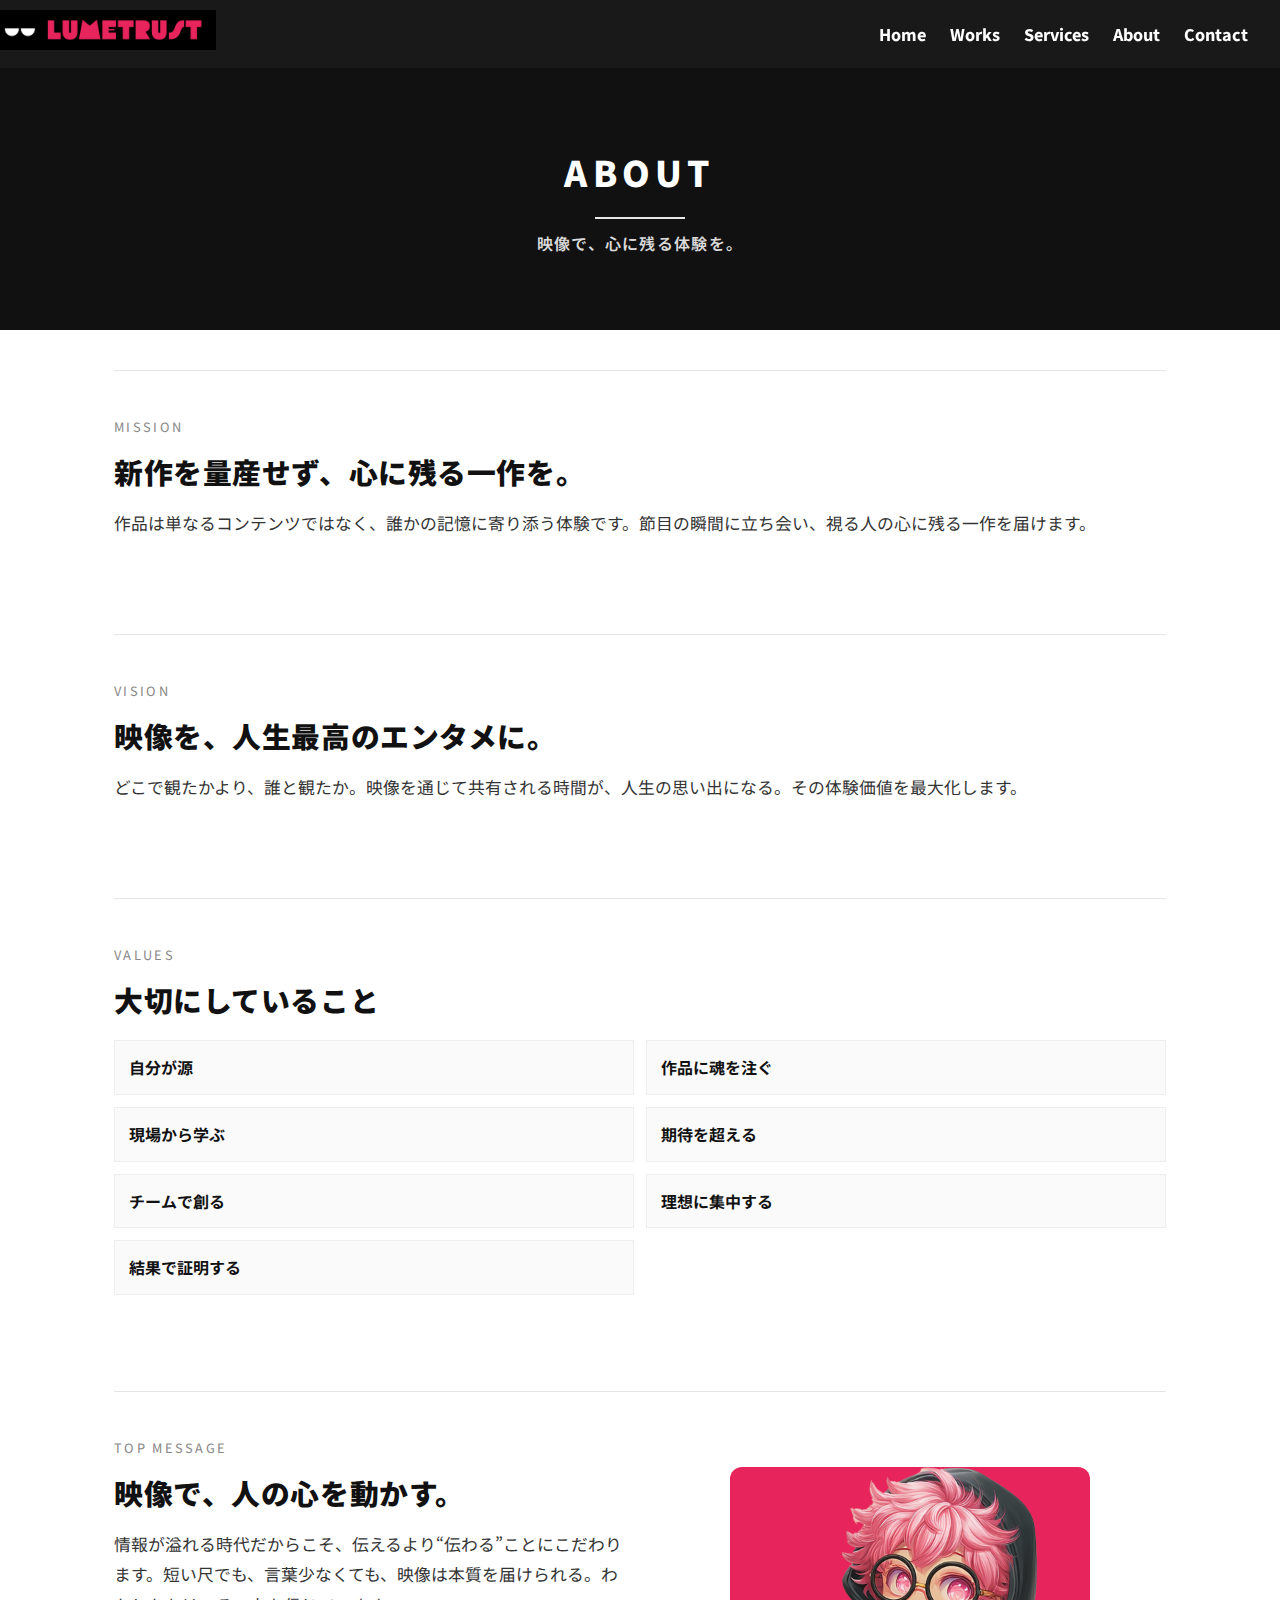
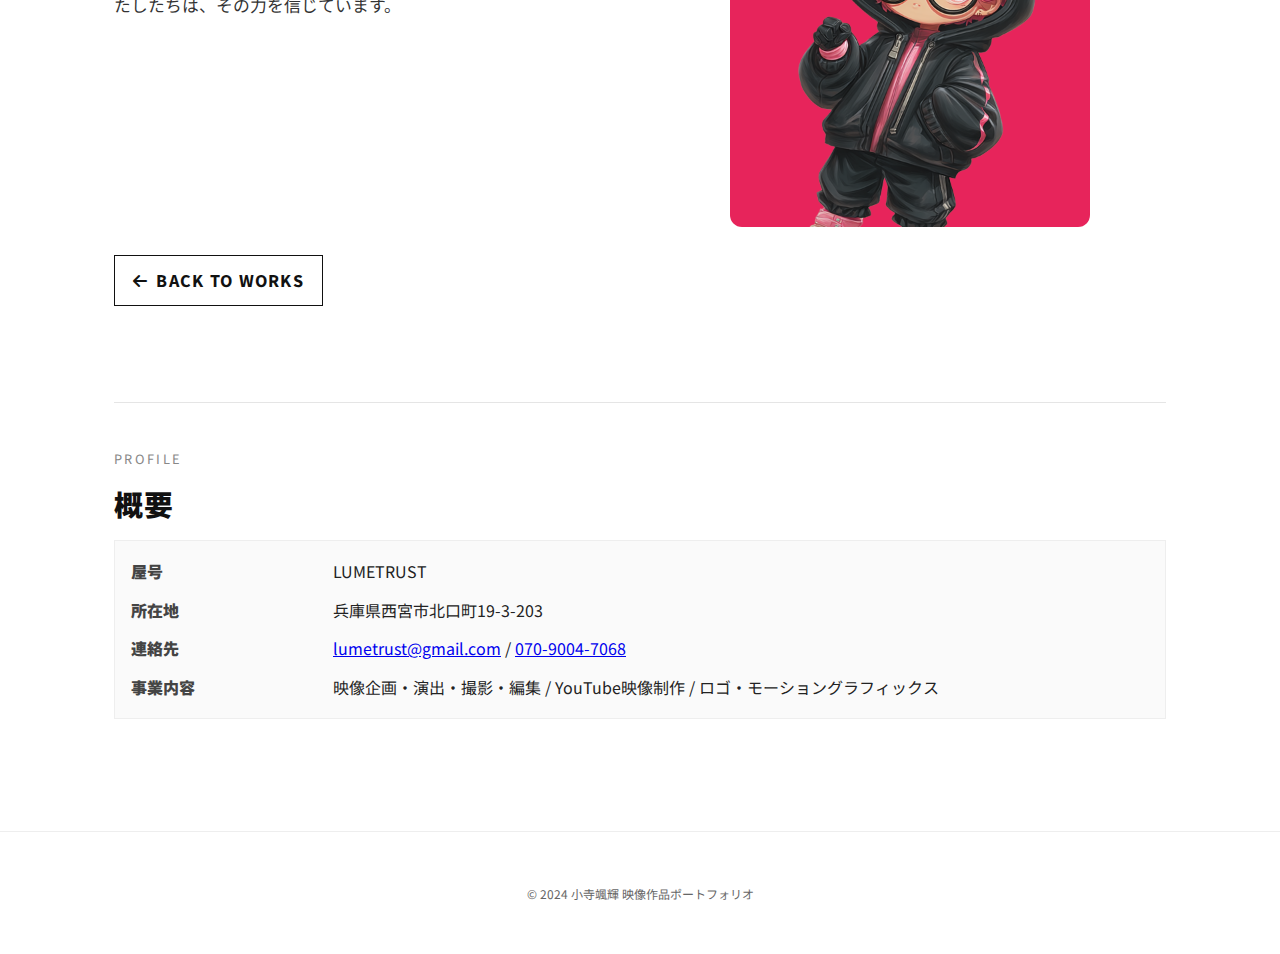
<file: about.html>
<!DOCTYPE html>
<html lang="ja">
<head>
    <meta charset="UTF-8">
    <meta name="viewport" content="width=device-width, initial-scale=1.0">
    <title>ABOUT - LUMETRUST | ルメトラスト</title>
    <link rel="icon" type="image/png" href="assets/favicon.png">
    <link rel="apple-touch-icon" href="assets/favicon.png">
    <link href="https://fonts.googleapis.com/css2?family=Noto+Sans+JP:wght@300;400;500;700;800;900&display=swap" rel="stylesheet">
    <link rel="stylesheet" href="https://cdnjs.cloudflare.com/ajax/libs/font-awesome/6.0.0/css/all.min.css">
    <style>
        * { box-sizing: border-box; margin: 0; padding: 0; }
        body { font-family: 'Noto Sans JP', system-ui, -apple-system, Segoe UI, Roboto, 'Helvetica Neue', Arial, sans-serif; color: #111; background: #fff; line-height: 1.8; }

        /* Header */
        .header { position: sticky; top: 0; z-index: 100; background: rgba(0,0,0,.9); backdrop-filter: blur(10px); }
        .nav { display: flex; align-items: center; width: 100%; padding: 10px 32px 10px 0; }
        .nav-brand { display: flex; align-items: center; }
        .nav-logo { height: 40px; width: auto; object-fit: contain; }
        .nav-menu { margin-left: auto; display: flex; gap: 24px; list-style: none; }
        .nav-link { color: #fff; text-decoration: none; font-weight: 800; }
        .nav-link:hover { color: #e91e63; }

        /* Page Title */
        .hero { background: #111; color: #fff; padding: 72px 0; text-align: center; }
        .page-title { font-size: 2.2rem; font-weight: 900; letter-spacing: .15em; text-transform: uppercase; }
        .page-title::after { content: ''; display: block; width: 90px; height: 2px; margin: 14px auto 0; background: #fff; opacity: .9; }

        .container { max-width: 1100px; margin: 0 auto; padding: 0 24px; }
        .section { padding: 56px 0; }
        .sec-title { text-align: left; font-size: 1.4rem; font-weight: 900; letter-spacing: .12em; text-transform: uppercase; margin-bottom: 18px; }
        .lead { font-size: 1.05rem; color: #333; }

        /* Blocks styled similar to the reference layout https://www.buddica.jp/company/ */
        .block { border-top: 1px solid #e5e5e5; padding-top: 40px; margin-top: 40px; }
        .kicker { display: inline-block; font-size: .8rem; letter-spacing: .18em; color: #888; text-transform: uppercase; margin-bottom: 8px; }
        .h2 { font-size: 1.8rem; font-weight: 900; letter-spacing: .02em; margin-bottom: 10px; }

        /* スマホ用h2タイトル調整 */
        @media (max-width: 768px) {
            .h2 {
                font-size: 1.2rem;
                line-height: 1.3;
                white-space: nowrap;
                overflow: hidden;
                text-overflow: ellipsis;
            }
        }
        .grid { display: grid; grid-template-columns: 1fr 1fr; gap: 28px; align-items: start; }
        @media (max-width: 900px) { .grid { grid-template-columns: 1fr; } }

        .values-list { display: grid; grid-template-columns: repeat(2, minmax(0,1fr)); gap: 12px; margin-top: 14px; }
        @media (max-width: 700px) { .values-list { grid-template-columns: 1fr; } }
        .value { padding: 12px 14px; background: #fafafa; border: 1px solid #eee; font-weight: 700; }

        .profile { background: #fafafa; border: 1px solid #eee; padding: 16px; }
        .profile dl { display: grid; grid-template-columns: 180px 1fr; gap: 10px 22px; }
        .profile dt { font-weight: 900; color: #444; }
        .profile dd { color: #222; }
        @media (max-width: 700px) { .profile dl { grid-template-columns: 1fr; } }

        .footer { text-align: center; padding: 48px 0; color: #666; font-size: .9rem; border-top: 1px solid #eee; margin-top: 56px; }

        /* ハンバーガーメニュー */
        .hamburger {
            display: none;
            flex-direction: column;
            cursor: pointer;
            padding: 8px;
            z-index: 1001;
            margin-left: auto;
        }

        .hamburger span {
            width: 25px;
            height: 3px;
            background: #fff;
            margin: 3px 0;
            transition: 0.3s;
            border-radius: 2px;
        }

        .hamburger.active span:nth-child(1) {
            transform: rotate(-45deg) translate(-5px, 6px);
        }

        .hamburger.active span:nth-child(2) {
            opacity: 0;
        }

        .hamburger.active span:nth-child(3) {
            transform: rotate(45deg) translate(-5px, -6px);
        }

        /* レスポンシブ */
        @media (max-width: 768px) {
            body {
                overflow-x: hidden;
                width: 100%;
            }

            .nav-menu {
                position: fixed;
                top: 0;
                right: -100%;
                width: 100%;
                height: 100vh;
                background: rgba(0, 0, 0, 0.95);
                backdrop-filter: blur(10px);
                flex-direction: column;
                justify-content: center;
                align-items: center;
                transition: right 0.3s ease;
                z-index: 1000;
            }

            .nav-menu.active {
                right: 0;
            }

            .nav-menu li {
                margin: 20px 0;
            }

            .nav-link {
                padding: 15px 30px;
                font-size: 1.2rem;
                display: block;
                text-align: center;
            }

            .hamburger {
                display: flex;
            }
        }
        .btn-back { display: inline-flex; align-items:center; gap:8px; margin-top: 28px; padding: 10px 18px; border:1px solid #111; color:#111; text-decoration:none; font-weight:800; letter-spacing:.08em; text-transform:uppercase; }
        .btn-back:hover { background:#111; color:#fff; }
    </style>
</head>
<body>
    <header class="header">
        <nav class="nav">
            <div class="nav-brand">
                <a href="index.html"><img src="assets/logo.png" alt="LUMETRUST" class="nav-logo"></a>
            </div>
            <div class="hamburger" onclick="toggleMenu()">
                <span></span>
                <span></span>
                <span></span>
            </div>
            <ul class="nav-menu" id="navMenu">
                <li><a href="index.html#home" class="nav-link" onclick="closeMenu()">Home</a></li>
                <li><a href="works.html" class="nav-link" onclick="closeMenu()">Works</a></li>
                <li><a href="services.html" class="nav-link" onclick="closeMenu()">Services</a></li>
                <li><a href="about.html" class="nav-link" aria-current="page" onclick="closeMenu()">About</a></li>
                <li><a href="index.html#contact" class="nav-link" onclick="closeMenu()">Contact</a></li>
            </ul>
        </nav>
    </header>

    <section class="hero" aria-label="About">
        <h1 class="page-title">About</h1>
        <p style="opacity:.85; margin-top:10px; font-weight:600; letter-spacing:.08em;">映像で、心に残る体験を。</p>
    </section>

    <main class="container">
        <!-- Mission -->
        <section class="section block" id="mission">
            <span class="kicker">Mission</span>
            <h2 class="h2">新作を量産せず、心に残る一作を。</h2>
            <p class="lead">作品は単なるコンテンツではなく、誰かの記憶に寄り添う体験です。節目の瞬間に立ち会い、視る人の心に残る一作を届けます。</p>
        </section>

        <!-- Vision -->
        <section class="section block" id="vision">
            <span class="kicker">Vision</span>
            <h2 class="h2">映像を、人生最高のエンタメに。</h2>
            <p class="lead">どこで観たかより、誰と観たか。映像を通じて共有される時間が、人生の思い出になる。その体験価値を最大化します。</p>
        </section>

        <!-- Values -->
        <section class="section block" id="values">
            <span class="kicker">Values</span>
            <h2 class="h2">大切にしていること</h2>
            <div class="values-list">
                <div class="value">自分が源</div>
                <div class="value">作品に魂を注ぐ</div>
                <div class="value">現場から学ぶ</div>
                <div class="value">期待を超える</div>
                <div class="value">チームで創る</div>
                <div class="value">理想に集中する</div>
                <div class="value">結果で証明する</div>
            </div>
        </section>

        <!-- Top Message -->
        <section class="section block" id="message">
            <span class="kicker">Top Message</span>
            <div class="grid">
                <div>
                    <h2 class="h2">映像で、人の心を動かす。</h2>
                    <p class="lead">情報が溢れる時代だからこそ、伝えるより“伝わる”ことにこだわります。短い尺でも、言葉少なくても、映像は本質を届けられる。わたしたちは、その力を信じています。</p>
                </div>
                <div>
                    <img src="assets/profile.png" alt="Profile" style="width:100%;max-width:360px;display:block;margin:0 auto;border-radius:12px;">
                </div>
            </div>
            <a class="btn-back" href="index.html#works"><i class="fa-solid fa-arrow-left"></i> Back to Works</a>
        </section>

        <!-- Company Profile -->
        <section class="section block" id="company">
            <span class="kicker">Profile</span>
            <h2 class="h2">概要</h2>
            <div class="profile" role="table">
                <dl>
                    <dt>屋号</dt><dd>LUMETRUST</dd>
                    <dt>所在地</dt><dd>兵庫県西宮市北口町19-3-203</dd>
                    <dt>連絡先</dt><dd><a href="mailto:lumetrust@gmail.com">lumetrust@gmail.com</a> / <a href="tel:07090047068">070-9004-7068</a></dd>
                    <dt>事業内容</dt><dd>映像企画・演出・撮影・編集 / YouTube映像制作 / ロゴ・モーショングラフィックス</dd>
                </dl>
            </div>
        </section>
    </main>

    <footer class="footer">
        <small>&copy; 2024 小寺颯輝 映像作品ポートフォリオ</small>
    </footer>

    <script>
        // ハンバーガーメニューの制御
        function toggleMenu() {
            const navMenu = document.getElementById('navMenu');
            const hamburger = document.querySelector('.hamburger');
            navMenu.classList.toggle('active');
            hamburger.classList.toggle('active');
        }

        function closeMenu() {
            const navMenu = document.getElementById('navMenu');
            const hamburger = document.querySelector('.hamburger');
            navMenu.classList.remove('active');
            hamburger.classList.remove('active');
        }
    </script>
</body>
</html>
</file>
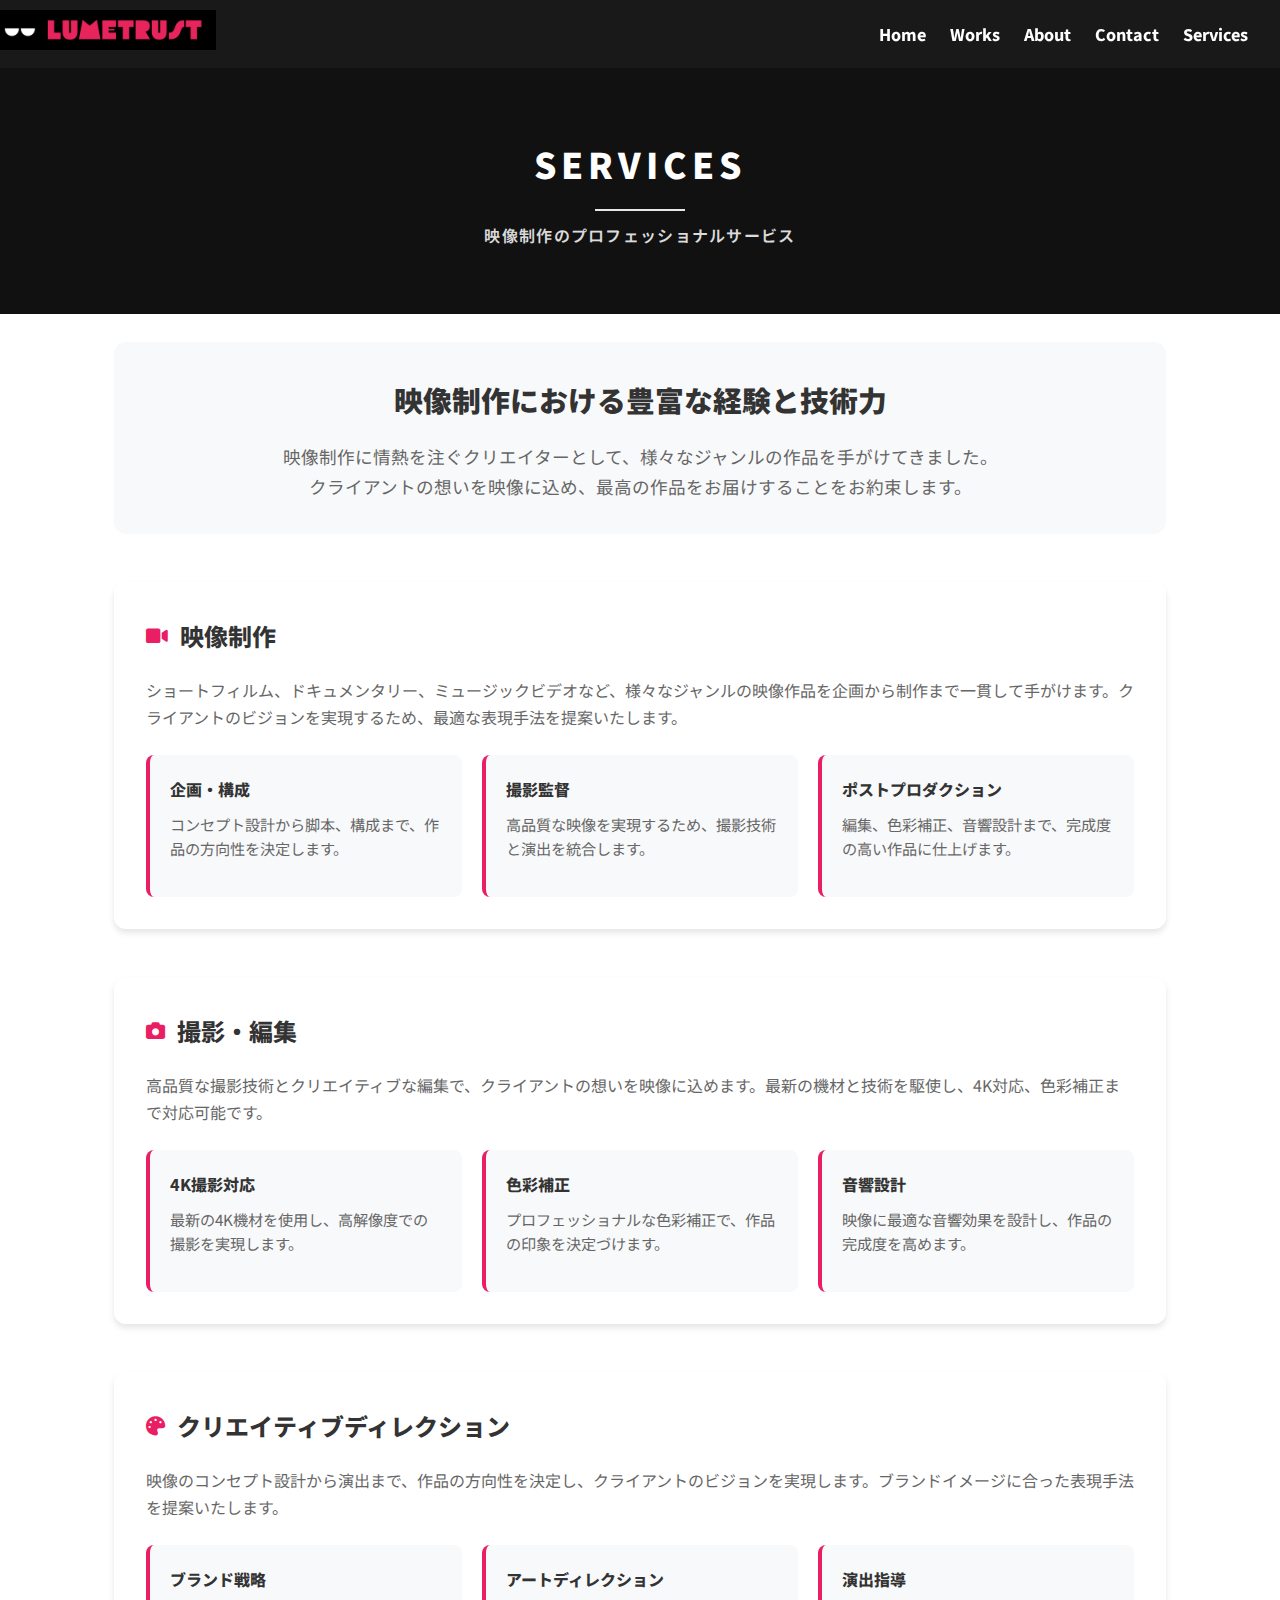
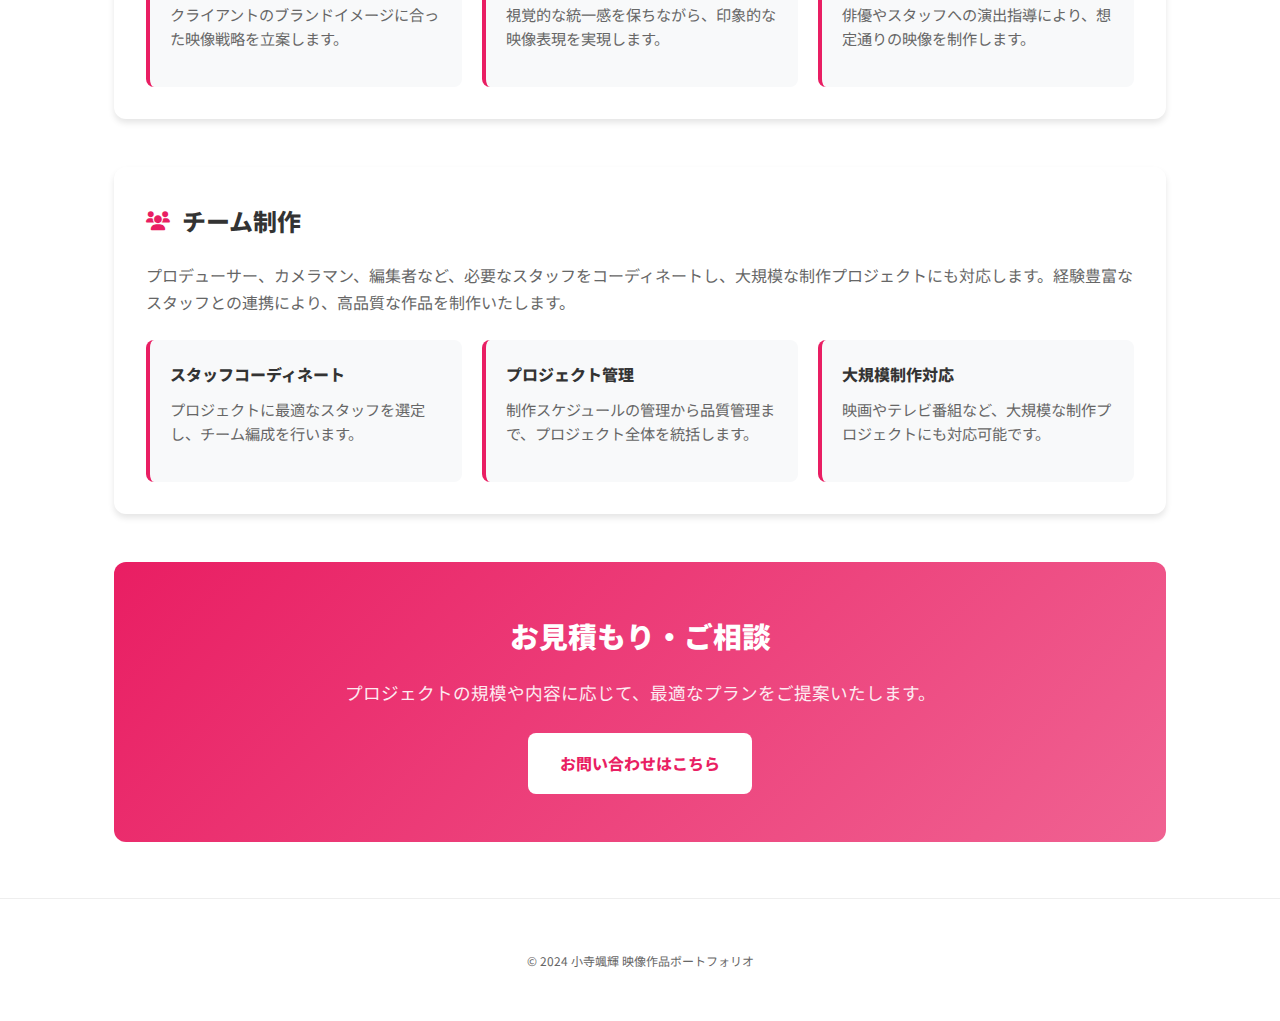
<file: services.html>
<!DOCTYPE html>
<html lang="ja">
<head>
    <meta charset="UTF-8">
    <meta name="viewport" content="width=device-width, initial-scale=1.0">
    <title>SERVICES - LUMETRUST | ルメトラスト</title>
    <link rel="icon" type="image/png" href="assets/favicon.png">
    <link rel="apple-touch-icon" href="assets/favicon.png">
    <link href="https://fonts.googleapis.com/css2?family=Noto+Sans+JP:wght@300;400;500;700;800;900&display=swap" rel="stylesheet">
    <link rel="stylesheet" href="https://cdnjs.cloudflare.com/ajax/libs/font-awesome/6.0.0/css/all.min.css">
    <style>
        *{box-sizing:border-box;margin:0;padding:0}
        body{font-family:'Noto Sans JP',system-ui,-apple-system,Segoe UI,Roboto,'Helvetica Neue',Arial,sans-serif;color:#111;background:#fff;line-height:1.8}
        .header{position:sticky;top:0;z-index:100;background:rgba(0,0,0,.9);backdrop-filter:blur(10px)}
        .nav{display:flex;align-items:center;width:100%;padding:10px 32px 10px 0}
        .nav-brand{display:flex;align-items:center}
        .nav-logo{height:40px;width:auto}
        .nav-menu{margin-left:auto;display:flex;gap:24px;list-style:none}
        .nav-link{color:#fff;text-decoration:none;font-weight:800}
        .nav-link:hover{color:#e91e63}

        .hero{background:#111;color:#fff;padding:64px 0;text-align:center}
        .page-title{font-size:2.2rem;font-weight:900;letter-spacing:.15em;text-transform:uppercase}
        .page-title::after{content:'';display:block;width:90px;height:2px;margin:14px auto 0;background:#fff;opacity:.9}
        .container{max-width:1100px;margin:0 auto;padding:0 24px}

        /* サービス詳細 */
        .services-detail{margin-top:28px}
        .service-intro{text-align:center;margin-bottom:48px;padding:32px;background:#f8f9fa;border-radius:12px}
        .service-intro h2{font-size:1.8rem;font-weight:900;color:#333;margin-bottom:16px}
        .service-intro p{font-size:1.1rem;color:#666;line-height:1.7;max-width:800px;margin:0 auto}

        .service-section{margin:48px 0;padding:32px;background:#fff;border-radius:12px;box-shadow:0 4px 6px rgba(0,0,0,0.1)}
        .service-section h3{font-size:1.5rem;font-weight:800;color:#333;margin-bottom:20px;display:flex;align-items:center;gap:12px}
        .service-section h3 i{color:#e91e63;font-size:1.2rem}
        .service-section p{color:#666;line-height:1.7;margin-bottom:16px}
        .service-features{display:grid;grid-template-columns:repeat(auto-fit,minmax(250px,1fr));gap:20px;margin-top:24px}
        .feature-item{padding:20px;background:#f8f9fa;border-radius:8px;border-left:4px solid #e91e63}
        .feature-item h4{font-weight:800;color:#333;margin-bottom:8px}
        .feature-item p{color:#666;font-size:0.95rem;line-height:1.6}

        .pricing-section{background:linear-gradient(135deg,#e91e63,#f06292);color:#fff;padding:48px;border-radius:12px;text-align:center;margin:48px 0}
        .pricing-section h3{font-size:1.8rem;font-weight:900;margin-bottom:16px}
        .pricing-section p{font-size:1.1rem;opacity:0.9;margin-bottom:24px}
        .contact-cta{display:inline-block;background:#fff;color:#e91e63;padding:16px 32px;border-radius:8px;text-decoration:none;font-weight:800;transition:transform 0.3s ease}
        .contact-cta:hover{transform:translateY(-2px)}

        .footer{text-align:center;padding:48px 0;color:#666;font-size:.9rem;border-top:1px solid #eee;margin-top:56px}
    </style>
</head>
<body>
    <header class="header">
        <nav class="nav">
            <div class="nav-brand">
                <a href="index.html"><img src="assets/logo.png" alt="LUMETRUST" class="nav-logo"></a>
            </div>
            <ul class="nav-menu">
                <li><a href="index.html#home" class="nav-link">Home</a></li>
                <li><a href="works.html" class="nav-link">Works</a></li>
                <li><a href="about.html" class="nav-link">About</a></li>
                <li><a href="index.html#contact" class="nav-link">Contact</a></li>
                <li><a href="services.html" class="nav-link" aria-current="page">Services</a></li>
            </ul>
        </nav>
    </header>

    <section class="hero" aria-label="Services">
        <h1 class="page-title">Services</h1>
        <p style="opacity:.85; margin-top:10px; font-weight:600; letter-spacing:.08em;">映像制作のプロフェッショナルサービス</p>
    </section>

    <main class="container">
        <div class="services-detail">
            <div class="service-intro">
                <h2>映像制作における豊富な経験と技術力</h2>
                <p>映像制作に情熱を注ぐクリエイターとして、様々なジャンルの作品を手がけてきました。<br>
                クライアントの想いを映像に込め、最高の作品をお届けすることをお約束します。</p>
            </div>

            <div class="service-section">
                <h3><i class="fas fa-video"></i>映像制作</h3>
                <p>ショートフィルム、ドキュメンタリー、ミュージックビデオなど、様々なジャンルの映像作品を企画から制作まで一貫して手がけます。クライアントのビジョンを実現するため、最適な表現手法を提案いたします。</p>
                <div class="service-features">
                    <div class="feature-item">
                        <h4>企画・構成</h4>
                        <p>コンセプト設計から脚本、構成まで、作品の方向性を決定します。</p>
                    </div>
                    <div class="feature-item">
                        <h4>撮影監督</h4>
                        <p>高品質な映像を実現するため、撮影技術と演出を統合します。</p>
                    </div>
                    <div class="feature-item">
                        <h4>ポストプロダクション</h4>
                        <p>編集、色彩補正、音響設計まで、完成度の高い作品に仕上げます。</p>
                    </div>
                </div>
            </div>

            <div class="service-section">
                <h3><i class="fas fa-camera"></i>撮影・編集</h3>
                <p>高品質な撮影技術とクリエイティブな編集で、クライアントの想いを映像に込めます。最新の機材と技術を駆使し、4K対応、色彩補正まで対応可能です。</p>
                <div class="service-features">
                    <div class="feature-item">
                        <h4>4K撮影対応</h4>
                        <p>最新の4K機材を使用し、高解像度での撮影を実現します。</p>
                    </div>
                    <div class="feature-item">
                        <h4>色彩補正</h4>
                        <p>プロフェッショナルな色彩補正で、作品の印象を決定づけます。</p>
                    </div>
                    <div class="feature-item">
                        <h4>音響設計</h4>
                        <p>映像に最適な音響効果を設計し、作品の完成度を高めます。</p>
                    </div>
                </div>
            </div>

            <div class="service-section">
                <h3><i class="fas fa-palette"></i>クリエイティブディレクション</h3>
                <p>映像のコンセプト設計から演出まで、作品の方向性を決定し、クライアントのビジョンを実現します。ブランドイメージに合った表現手法を提案いたします。</p>
                <div class="service-features">
                    <div class="feature-item">
                        <h4>ブランド戦略</h4>
                        <p>クライアントのブランドイメージに合った映像戦略を立案します。</p>
                    </div>
                    <div class="feature-item">
                        <h4>アートディレクション</h4>
                        <p>視覚的な統一感を保ちながら、印象的な映像表現を実現します。</p>
                    </div>
                    <div class="feature-item">
                        <h4>演出指導</h4>
                        <p>俳優やスタッフへの演出指導により、想定通りの映像を制作します。</p>
                    </div>
                </div>
            </div>

            <div class="service-section">
                <h3><i class="fas fa-users"></i>チーム制作</h3>
                <p>プロデューサー、カメラマン、編集者など、必要なスタッフをコーディネートし、大規模な制作プロジェクトにも対応します。経験豊富なスタッフとの連携により、高品質な作品を制作いたします。</p>
                <div class="service-features">
                    <div class="feature-item">
                        <h4>スタッフコーディネート</h4>
                        <p>プロジェクトに最適なスタッフを選定し、チーム編成を行います。</p>
                    </div>
                    <div class="feature-item">
                        <h4>プロジェクト管理</h4>
                        <p>制作スケジュールの管理から品質管理まで、プロジェクト全体を統括します。</p>
                    </div>
                    <div class="feature-item">
                        <h4>大規模制作対応</h4>
                        <p>映画やテレビ番組など、大規模な制作プロジェクトにも対応可能です。</p>
                    </div>
                </div>
            </div>

            <div class="pricing-section">
                <h3>お見積もり・ご相談</h3>
                <p>プロジェクトの規模や内容に応じて、最適なプランをご提案いたします。</p>
                <a href="index.html#contact" class="contact-cta">お問い合わせはこちら</a>
            </div>
        </div>
    </main>

    <footer class="footer">
        <small>&copy; 2024 小寺颯輝 映像作品ポートフォリオ</small>
    </footer>
</body>
</html>
</file>
